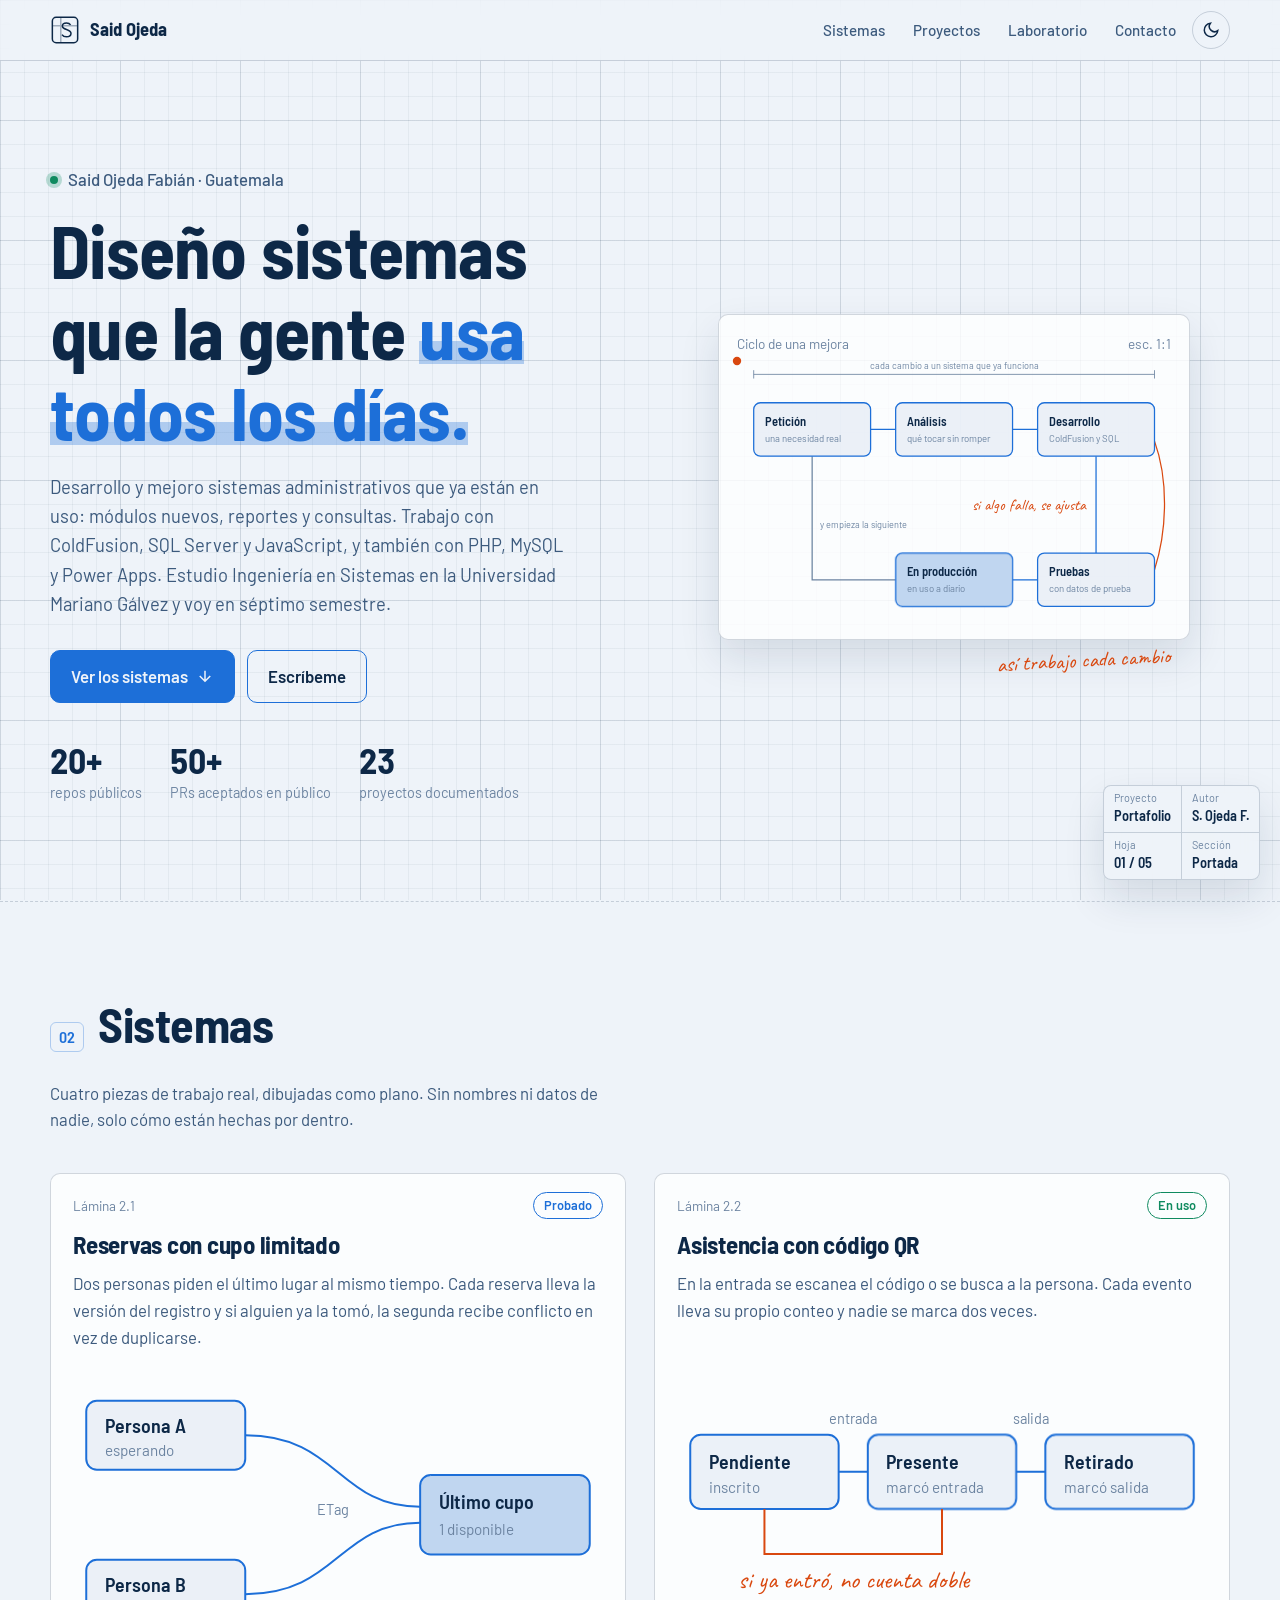
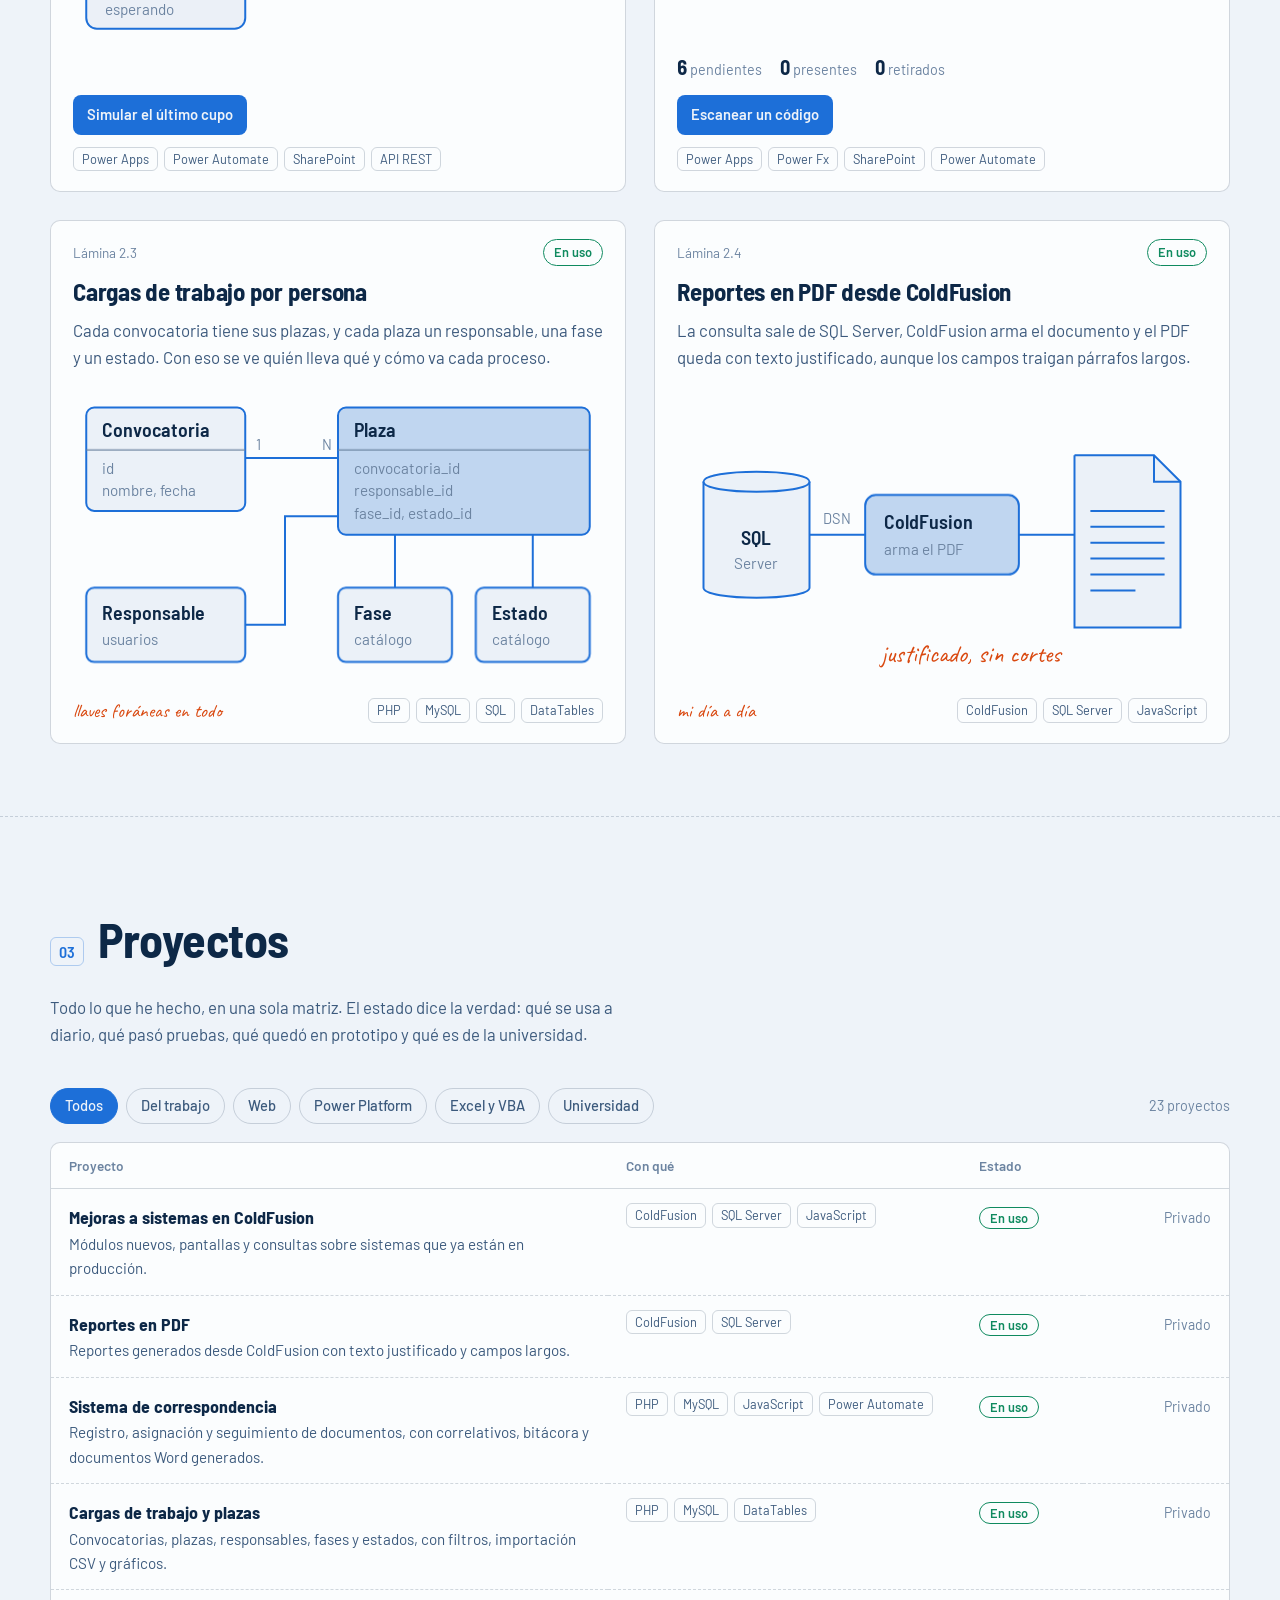
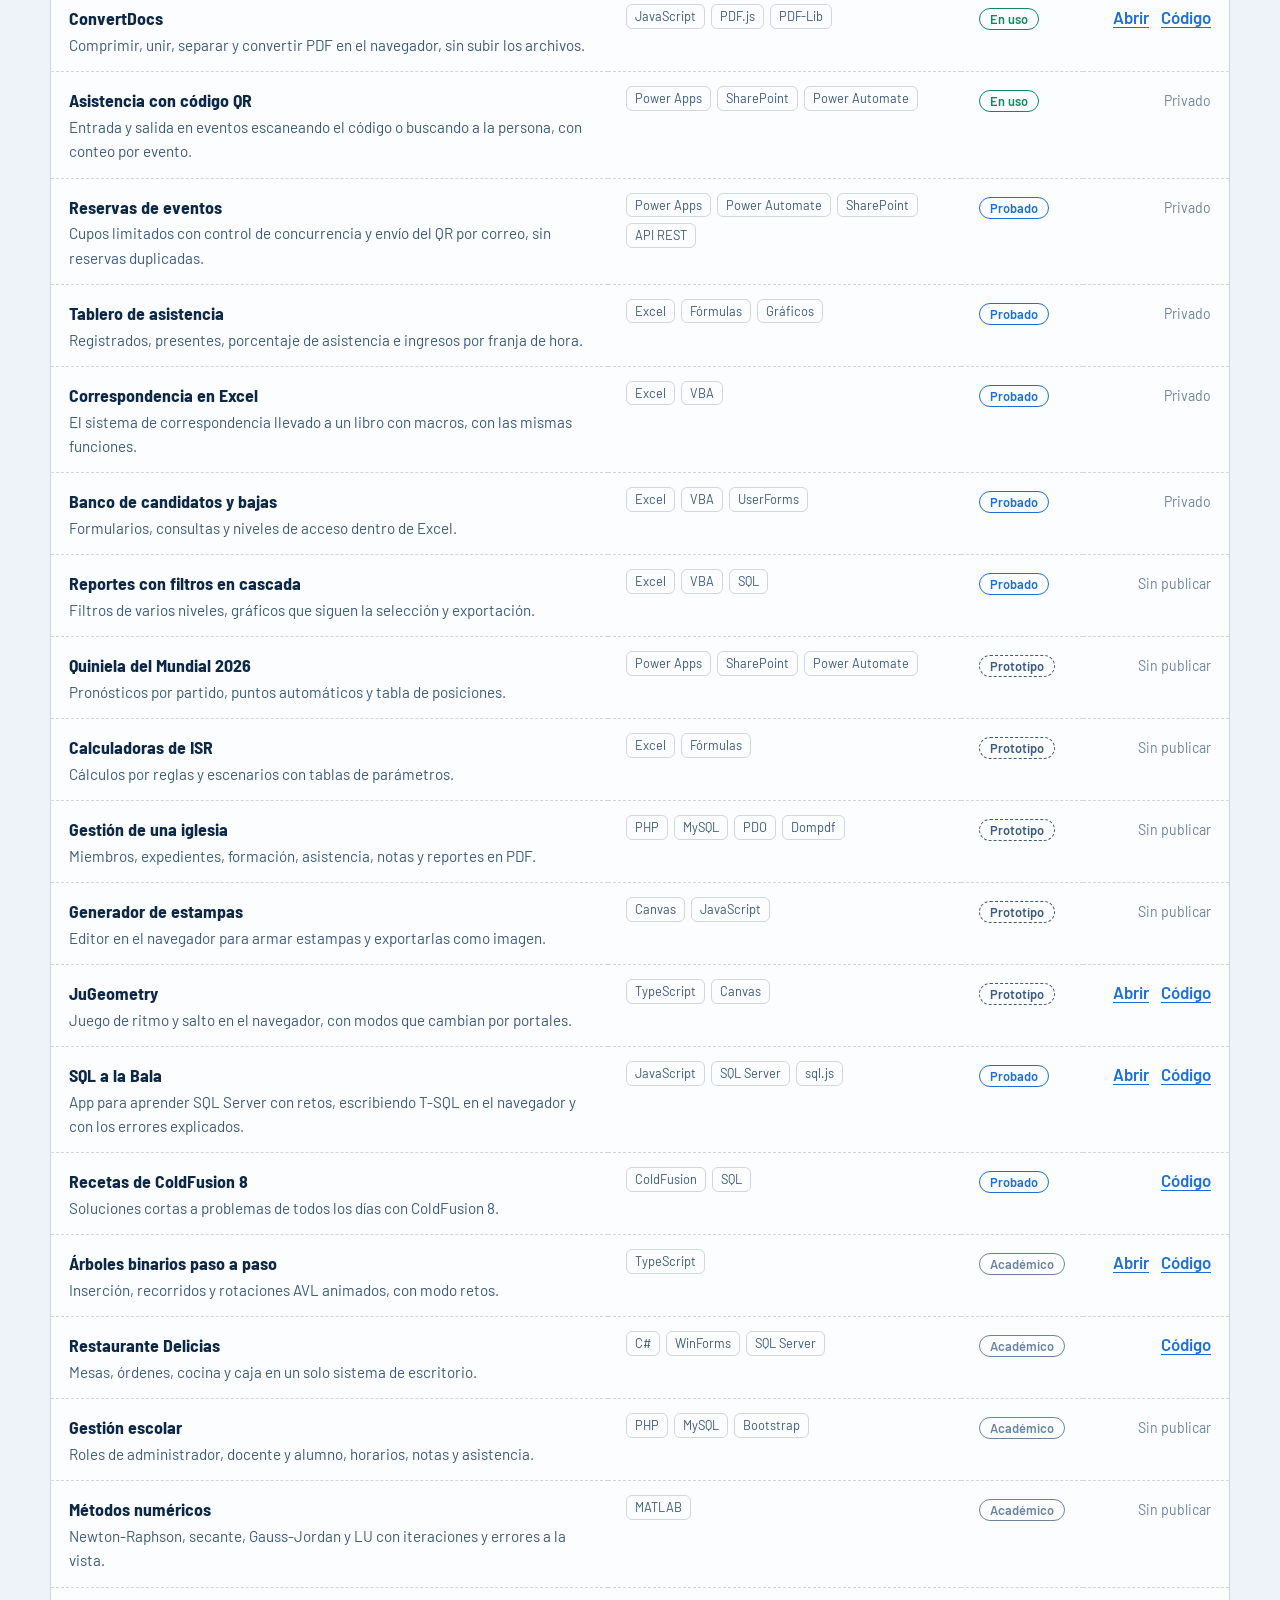
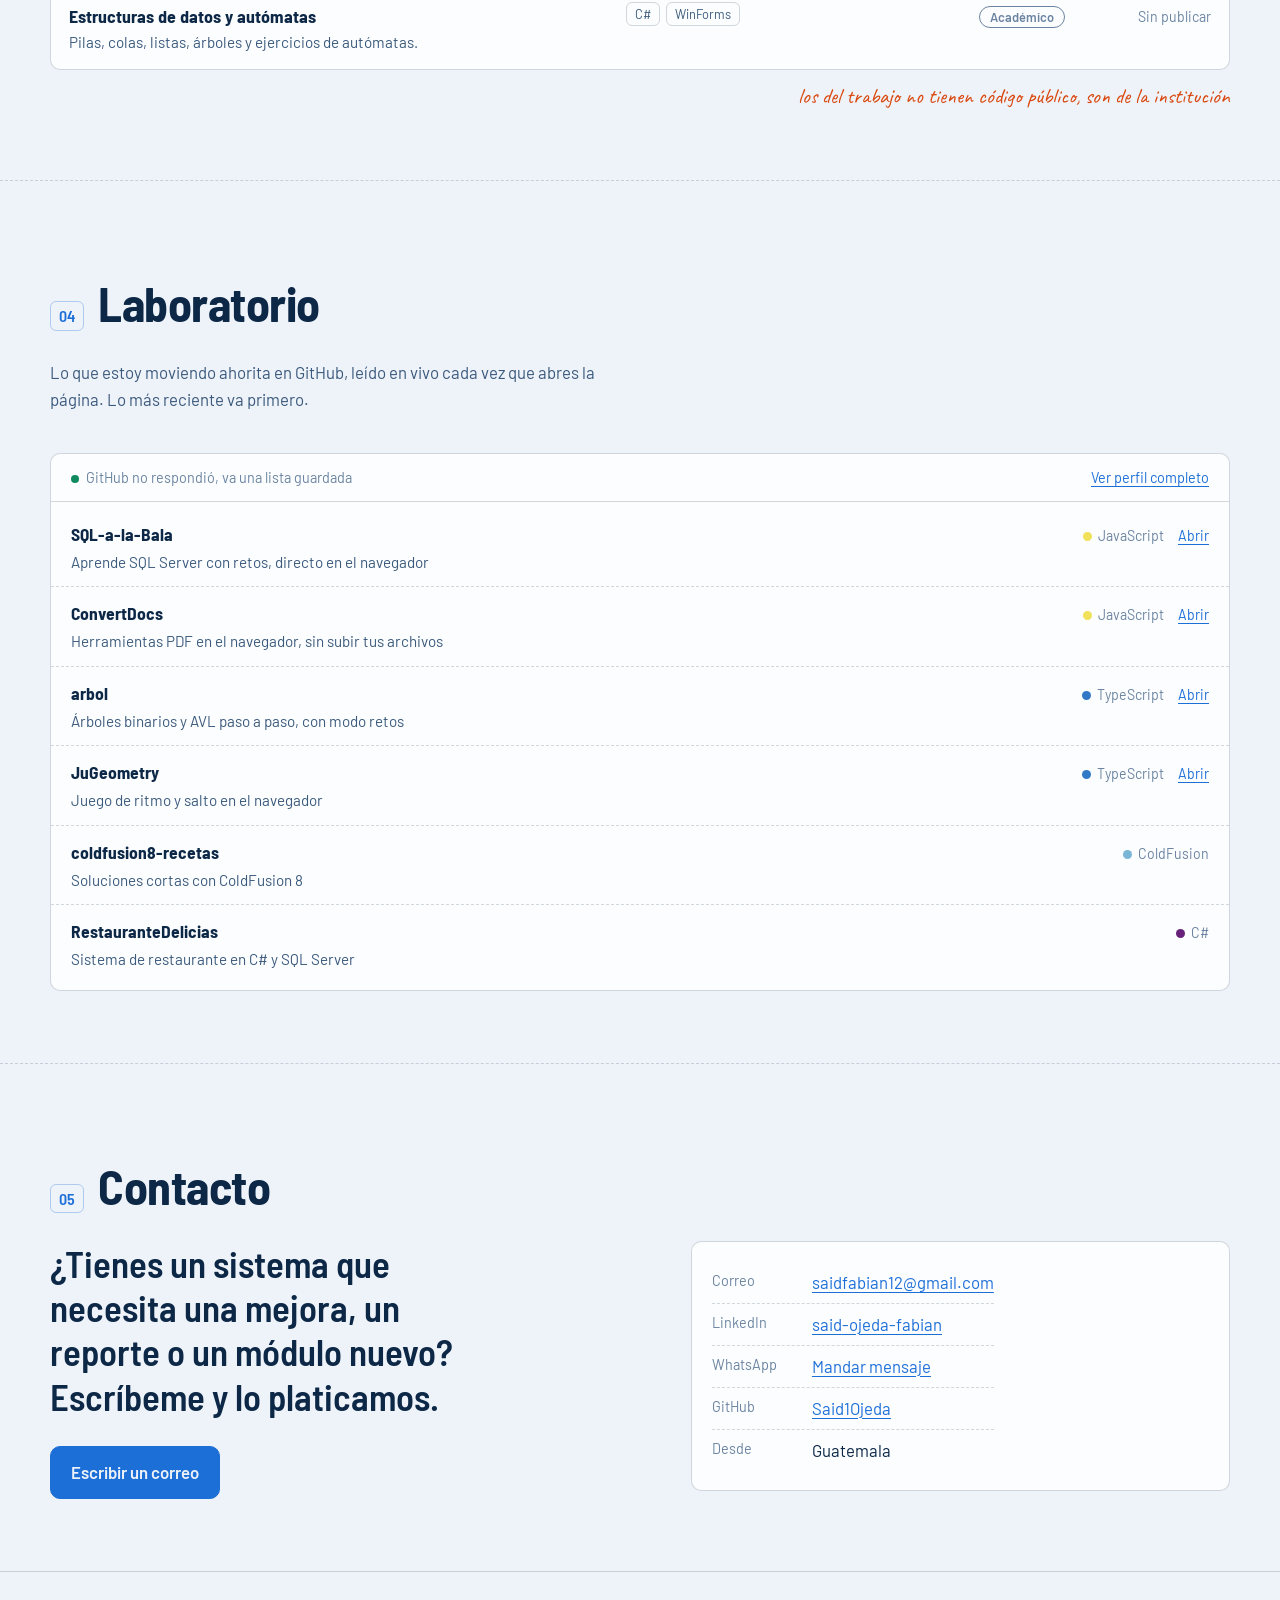
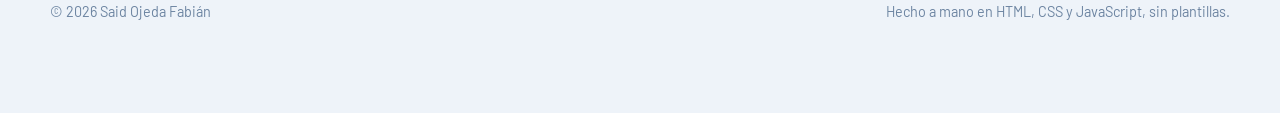
<file: index.html>
<!doctype html>
<html lang="es">
<head>
<meta charset="utf-8">
<meta name="viewport" content="width=device-width, initial-scale=1">
<title>Said Ojeda · Desarrollador de sistemas</title>
<meta name="description" content="Said Ojeda Fabián, desarrollador en Guatemala. Desarrollo y mejoro sistemas administrativos con ColdFusion, SQL Server y JavaScript.">
<meta name="theme-color" content="#0d2847">
<link rel="icon" href="img/favicon.svg" type="image/svg+xml">
<meta property="og:type" content="website">
<meta property="og:title" content="Said Ojeda · Desarrollador de sistemas">
<meta property="og:description" content="Desarrollo y mejoro sistemas administrativos con ColdFusion, SQL Server y JavaScript.">
<meta property="og:image" content="https://said1ojeda.github.io/POrtafolioDigiSaid/docs/portada.png">
<meta property="og:url" content="https://said1ojeda.github.io/POrtafolioDigiSaid/">
<meta name="twitter:card" content="summary_large_image">
<link rel="preconnect" href="https://fonts.googleapis.com">
<link rel="preconnect" href="https://fonts.gstatic.com" crossorigin>
<link href="https://fonts.googleapis.com/css2?family=Barlow:wght@400;500;600&family=Barlow+Semi+Condensed:wght@600;700&family=Caveat:wght@600&display=swap" rel="stylesheet">
<link rel="stylesheet" href="css/plano.css">
<script>
  // el tema se pone antes de pintar para que no parpadee
  try { var t = localStorage.getItem('plano-tema'); if (t) document.documentElement.dataset.tema = t; } catch (e) {}
  document.documentElement.classList.add('js');
</script>
</head>
<body>
<a class="saltar" href="#contenido">Saltar al contenido</a>

<header class="barra">
  <div class="envoltura">
    <a class="firma" href="#portada" aria-label="Said Ojeda, inicio">
      <svg viewBox="0 0 32 32" aria-hidden="true" fill="none" stroke="currentColor" stroke-width="1.6">
        <rect x="2.5" y="2.5" width="27" height="27" rx="4"/>
        <path d="M2.5 11.5h27M11.5 2.5v27" opacity=".35"/>
        <path d="M22 10.5c-1-1.4-2.6-2-4.4-2-2.6 0-4.4 1.4-4.4 3.4 0 4.4 9.2 2.6 9.2 7.6 0 2.2-2 3.8-4.8 3.8-2 0-3.8-.8-4.8-2.4"/>
      </svg>
      Said Ojeda
    </a>
    <nav class="menu" aria-label="Secciones">
      <a href="#sistemas">Sistemas</a>
      <a href="#matriz">Proyectos</a>
      <a href="#laboratorio">Laboratorio</a>
      <a class="siempre" href="#contacto">Contacto</a>
      <button class="boton-tema" type="button" id="tema" aria-label="Cambiar tema claro u oscuro">
        <svg viewBox="0 0 24 24" fill="none" stroke="currentColor" stroke-width="2" aria-hidden="true"><path d="M21 12.8A9 9 0 1 1 11.2 3a7 7 0 0 0 9.8 9.8z"/></svg>
      </button>
    </nav>
  </div>
</header>

<main id="contenido">

  <section class="hoja portada" id="portada" data-hoja="01" data-titulo="Portada">
    <div class="envoltura">
      <div>
        <p class="quien"><span class="punto" aria-hidden="true"></span> Said Ojeda Fabián · Guatemala</p>
        <h1>Diseño sistemas que la gente <span class="cota">usa todos los días.</span></h1>
        <p class="lead">Desarrollo y mejoro sistemas administrativos que ya están en uso: módulos nuevos, reportes y consultas. Trabajo con ColdFusion, SQL Server y JavaScript, y también con PHP, MySQL y Power Apps. Estudio Ingeniería en Sistemas en la Universidad Mariano Gálvez y voy en séptimo semestre.</p>
        <div class="acciones">
          <a class="boton lleno" href="#sistemas">
            Ver los sistemas
            <svg viewBox="0 0 24 24" fill="none" stroke="currentColor" stroke-width="2" aria-hidden="true"><path d="M12 5v14M5 12l7 7 7-7"/></svg>
          </a>
          <a class="boton linea" href="#contacto">Escríbeme</a>
        </div>
        <div class="cifras" aria-live="polite">
          <div class="cifra"><b id="c-repos">20+</b><span>repos públicos</span></div>
          <div class="cifra"><b id="c-prs">50+</b><span>PRs aceptados en público</span></div>
          <div class="cifra"><b id="c-proyectos">18</b><span>proyectos documentados</span></div>
        </div>
      </div>

      <figure class="lamina" aria-labelledby="lamina-titulo">
        <div class="lamina-cabeza"><span id="lamina-titulo">Ciclo de una mejora</span><span>esc. 1:1</span></div>
        <svg viewBox="0 0 520 316" class="dibujar" role="img" aria-label="Diagrama: petición, análisis, desarrollo, pruebas y producción. Si algo falla se regresa a desarrollo y al terminar empieza la siguiente mejora">
          <path class="d-cota" d="M20 16h480M20 11v10M500 11v10"/>
          <text class="d-cota-texto" x="260" y="10" text-anchor="middle">cada cambio a un sistema que ya funciona</text>

          <path class="d-linea" style="--retraso:.4s" d="M160 82H190M330 82H360M430 114V230M360 262H330"/>
          <path class="d-linea" style="--retraso:1.4s;stroke:var(--lapiz)" d="M500 250C516 200 516 140 500 96"/>
          <path class="d-linea puntos" style="--retraso:1.6s" d="M190 262H90V114"/>
          <text class="d-lapiz" x="418" y="178" text-anchor="end">si algo falla, se ajusta</text>
          <text class="d-cota-texto" x="100" y="200">y empieza la siguiente</text>

          <g style="--retraso:0s"><rect class="d-caja" x="20" y="50" width="140" height="64" rx="8"/><text class="d-texto" x="34" y="78">Petición</text><text class="d-sub" x="34" y="97">una necesidad real</text></g>
          <g style="--retraso:0.25s"><rect class="d-caja" x="190" y="50" width="140" height="64" rx="8"/><text class="d-texto" x="204" y="78">Análisis</text><text class="d-sub" x="204" y="97">qué tocar sin romper</text></g>
          <g style="--retraso:0.5s"><rect class="d-caja" x="360" y="50" width="140" height="64" rx="8"/><text class="d-texto" x="374" y="78">Desarrollo</text><text class="d-sub" x="374" y="97">ColdFusion y SQL</text></g>
          <g style="--retraso:0.75s"><rect class="d-caja" x="360" y="230" width="140" height="64" rx="8"/><text class="d-texto" x="374" y="258">Pruebas</text><text class="d-sub" x="374" y="277">con datos de prueba</text></g>
          <g style="--retraso:1s"><rect class="d-caja activa" x="190" y="230" width="140" height="64" rx="8"/><text class="d-texto" x="204" y="258">En producción</text><text class="d-sub" x="204" y="277">en uso a diario</text></g>

          <circle class="d-pulso" r="5">
            <animateMotion dur="7s" repeatCount="indefinite" begin="2.4s" path="M90 82H430V262H90Z"/>
          </circle>
        </svg>
        <figcaption class="nota">así trabajo cada cambio</figcaption>
      </figure>
    </div>
  </section>

  <section class="hoja" id="sistemas" data-hoja="02" data-titulo="Sistemas">
    <div class="envoltura">
      <div class="rotulo"><span class="num">02</span><h2>Sistemas</h2></div>
      <p class="intro">Cuatro piezas de trabajo real, dibujadas como plano. Sin nombres ni datos de nadie, solo cómo están hechas por dentro.</p>

      <div class="planos">

        <article class="plano-sistema revelar">
          <header class="plano-cabeza">
            <span class="lamina-num">Lámina 2.1</span>
            <span class="estado" data-estado="probado">Probado</span>
          </header>
          <h3>Reservas con cupo limitado</h3>
          <p>Dos personas piden el último lugar al mismo tiempo. Cada reserva lleva la versión del registro y si alguien ya la tomó, la segunda recibe conflicto en vez de duplicarse.</p>
          <svg viewBox="0 0 400 220" class="por-dibujar" role="img" aria-label="Dos solicitudes compiten por el último cupo, una se confirma y la otra recibe conflicto">
            <g style="--retraso:0s"><rect class="d-caja" x="10" y="24" width="120" height="52" rx="8"/><text class="d-texto" x="24" y="48">Persona A</text><text class="d-sub" x="24" y="66" id="res-a">esperando</text></g>
            <g style="--retraso:.2s"><rect class="d-caja" x="10" y="144" width="120" height="52" rx="8"/><text class="d-texto" x="24" y="168">Persona B</text><text class="d-sub" x="24" y="186" id="res-b">esperando</text></g>
            <g style="--retraso:.4s"><rect class="d-caja activa" x="262" y="80" width="128" height="60" rx="8" id="cupo-caja"/><text class="d-texto" x="276" y="106">Último cupo</text><text class="d-sub" x="276" y="125" id="cupo-sub">1 disponible</text></g>
            <path class="d-linea" style="--retraso:.6s" d="M130 50C200 50 200 104 262 104"/>
            <path class="d-linea" style="--retraso:.7s" d="M130 170C200 170 200 116 262 116"/>
            <text class="d-cota-texto" x="196" y="110" text-anchor="middle">ETag</text>
            <circle class="d-pulso viaje" r="5" cx="-20" cy="-20"><animateMotion id="mov-a" begin="indefinite" dur="1s" fill="freeze" path="M130 50C200 50 200 104 262 104"/></circle>
            <circle class="d-pulso viaje" r="5" cx="-20" cy="-20"><animateMotion id="mov-b" begin="indefinite" dur="1.15s" fill="freeze" path="M130 170C200 170 200 116 262 116"/></circle>
          </svg>
          <div class="plano-pie">
            <button class="boton-chico" type="button" id="simular-cupo">Simular el último cupo</button>
            <ul class="stack"><li>Power Apps</li><li>Power Automate</li><li>SharePoint</li><li>API REST</li></ul>
          </div>
        </article>

        <article class="plano-sistema revelar">
          <header class="plano-cabeza">
            <span class="lamina-num">Lámina 2.2</span>
            <span class="estado" data-estado="uso">En uso</span>
          </header>
          <h3>Asistencia con código QR</h3>
          <p>En la entrada se escanea el código o se busca a la persona. Cada evento lleva su propio conteo y nadie se marca dos veces.</p>
          <svg viewBox="0 0 400 220" class="por-dibujar" role="img" aria-label="Estados de asistencia, pendiente, presente y retirado">
            <g style="--retraso:0s"><rect class="d-caja" data-paso="pendiente" x="10" y="70" width="112" height="56" rx="8"/><text class="d-texto" x="24" y="96">Pendiente</text><text class="d-sub" x="24" y="114">inscrito</text></g>
            <g style="--retraso:.2s"><rect class="d-caja" data-paso="presente" x="144" y="70" width="112" height="56" rx="8"/><text class="d-texto" x="158" y="96">Presente</text><text class="d-sub" x="158" y="114">marcó entrada</text></g>
            <g style="--retraso:.4s"><rect class="d-caja" data-paso="retirado" x="278" y="70" width="112" height="56" rx="8"/><text class="d-texto" x="292" y="96">Retirado</text><text class="d-sub" x="292" y="114">marcó salida</text></g>
            <path class="d-linea" style="--retraso:.6s" d="M122 98H144M256 98H278"/>
            <text class="d-cota-texto" x="133" y="62" text-anchor="middle">entrada</text>
            <text class="d-cota-texto" x="267" y="62" text-anchor="middle">salida</text>
            <path class="d-linea" style="--retraso:.8s;stroke:var(--lapiz)" d="M200 126V160H66V126"/>
            <text class="d-lapiz" x="133" y="186" text-anchor="middle">si ya entró, no cuenta doble</text>
          </svg>
          <div class="conteos" aria-live="polite">
            <span><b id="n-pendiente">6</b> pendientes</span>
            <span><b id="n-presente">0</b> presentes</span>
            <span><b id="n-retirado">0</b> retirados</span>
          </div>
          <div class="plano-pie">
            <button class="boton-chico" type="button" id="escanear">Escanear un código</button>
            <ul class="stack"><li>Power Apps</li><li>Power Fx</li><li>SharePoint</li><li>Power Automate</li></ul>
          </div>
        </article>

        <article class="plano-sistema revelar">
          <header class="plano-cabeza">
            <span class="lamina-num">Lámina 2.3</span>
            <span class="estado" data-estado="uso">En uso</span>
          </header>
          <h3>Cargas de trabajo por persona</h3>
          <p>Cada convocatoria tiene sus plazas, y cada plaza un responsable, una fase y un estado. Con eso se ve quién lleva qué y cómo va cada proceso.</p>
          <svg viewBox="0 0 400 220" class="por-dibujar" role="img" aria-label="Modelo de datos, convocatoria tiene muchas plazas, cada plaza tiene responsable, fase y estado">
            <g style="--retraso:0s"><rect class="d-caja" x="10" y="14" width="120" height="78" rx="6"/><text class="d-texto" x="22" y="36">Convocatoria</text><path class="d-cota" d="M10 46H130"/><text class="d-sub" x="22" y="64">id</text><text class="d-sub" x="22" y="81">nombre, fecha</text></g>
            <g style="--retraso:.2s"><rect class="d-caja activa" x="200" y="14" width="190" height="96" rx="6"/><text class="d-texto" x="212" y="36">Plaza</text><path class="d-cota" d="M200 46H390"/><text class="d-sub" x="212" y="64">convocatoria_id</text><text class="d-sub" x="212" y="81">responsable_id</text><text class="d-sub" x="212" y="98">fase_id, estado_id</text></g>
            <g style="--retraso:.4s"><rect class="d-caja" x="10" y="150" width="120" height="56" rx="6"/><text class="d-texto" x="22" y="174">Responsable</text><text class="d-sub" x="22" y="193">usuarios</text></g>
            <g style="--retraso:.5s"><rect class="d-caja" x="200" y="150" width="86" height="56" rx="6"/><text class="d-texto" x="212" y="174">Fase</text><text class="d-sub" x="212" y="193">catálogo</text></g>
            <g style="--retraso:.6s"><rect class="d-caja" x="304" y="150" width="86" height="56" rx="6"/><text class="d-texto" x="316" y="174">Estado</text><text class="d-sub" x="316" y="193">catálogo</text></g>
            <path class="d-linea" style="--retraso:.8s" d="M130 52H200M130 178H160V96H200M243 110V150M347 110V150"/>
            <text class="d-cota-texto" x="138" y="46">1</text><text class="d-cota-texto" x="188" y="46">N</text>
          </svg>
          <div class="plano-pie">
            <span class="nota chica">llaves foráneas en todo</span>
            <ul class="stack"><li>PHP</li><li>MySQL</li><li>SQL</li><li>DataTables</li></ul>
          </div>
        </article>

        <article class="plano-sistema revelar">
          <header class="plano-cabeza">
            <span class="lamina-num">Lámina 2.4</span>
            <span class="estado" data-estado="uso">En uso</span>
          </header>
          <h3>Reportes en PDF desde ColdFusion</h3>
          <p>La consulta sale de SQL Server, ColdFusion arma el documento y el PDF queda con texto justificado, aunque los campos traigan párrafos largos.</p>
          <svg viewBox="0 0 400 220" class="por-dibujar" role="img" aria-label="SQL Server entrega datos a ColdFusion que genera un PDF">
            <g style="--retraso:0s">
              <path class="d-caja" d="M20 70c0-10 80-10 80 0v80c0 10-80 10-80 0z"/>
              <path class="d-linea" d="M20 70c0 10 80 10 80 0"/>
              <text class="d-texto" x="60" y="118" text-anchor="middle">SQL</text><text class="d-sub" x="60" y="136" text-anchor="middle">Server</text>
            </g>
            <g style="--retraso:.3s"><rect class="d-caja activa" x="142" y="80" width="116" height="60" rx="8"/><text class="d-texto" x="156" y="106">ColdFusion</text><text class="d-sub" x="156" y="125">arma el PDF</text></g>
            <g style="--retraso:.6s">
              <path class="d-caja" d="M300 50h60l20 20v110h-80z"/>
              <path class="d-linea" d="M360 50v20h20"/>
              <path class="d-linea" d="M312 92h56M312 104h56M312 116h56M312 128h56M312 140h56M312 152h34"/>
            </g>
            <path class="d-linea" style="--retraso:.9s" d="M100 110H142M258 110H300"/>
            <text class="d-cota-texto" x="121" y="102" text-anchor="middle">DSN</text>
            <text class="d-lapiz" x="290" y="206" text-anchor="end">justificado, sin cortes</text>
          </svg>
          <div class="plano-pie">
            <span class="nota chica">mi día a día</span>
            <ul class="stack"><li>ColdFusion</li><li>SQL Server</li><li>JavaScript</li></ul>
          </div>
        </article>

      </div>
    </div>
  </section>

  <section class="hoja" id="matriz" data-hoja="03" data-titulo="Proyectos">
    <div class="envoltura">
      <div class="rotulo"><span class="num">03</span><h2>Proyectos</h2></div>
      <p class="intro">Todo lo que he hecho, en una sola matriz. El estado dice la verdad: qué se usa a diario, qué pasó pruebas, qué quedó en prototipo y qué es de la universidad.</p>

      <div class="matriz-barra">
        <div class="filtros" id="filtros" role="group" aria-label="Filtrar proyectos"></div>
        <span class="matriz-resumen" id="matriz-resumen" aria-live="polite"></span>
      </div>

      <div class="matriz-marco revelar">
        <table class="matriz">
          <thead>
            <tr><th scope="col">Proyecto</th><th scope="col">Con qué</th><th scope="col">Estado</th><th scope="col"><span class="oculto">Enlaces</span></th></tr>
          </thead>
          <tbody id="matriz-cuerpo"></tbody>
        </table>
      </div>
      <p class="nota matriz-nota">los del trabajo no tienen código público, son de la institución</p>
    </div>
  </section>

  <section class="hoja" id="laboratorio" data-hoja="04" data-titulo="Laboratorio">
    <div class="envoltura">
      <div class="rotulo"><span class="num">04</span><h2>Laboratorio</h2></div>
      <p class="intro">Lo que estoy moviendo ahorita en GitHub, leído en vivo cada vez que abres la página. Lo más reciente va primero.</p>

      <div class="lab revelar">
        <div class="lab-cabeza">
          <span><span class="punto-vivo" aria-hidden="true"></span> <span id="lab-estado">Leyendo GitHub</span></span>
          <a href="https://github.com/Said1Ojeda" target="_blank" rel="noopener">Ver perfil completo</a>
        </div>
        <ol class="bitacora" id="bitacora" aria-live="polite"></ol>
      </div>
    </div>
  </section>

  <section class="hoja contacto" id="contacto" data-hoja="05" data-titulo="Contacto">
    <div class="envoltura">
      <div class="rotulo"><span class="num">05</span><h2>Contacto</h2></div>
      <div class="contacto-rejilla">
        <div>
          <p class="contacto-frase">¿Tienes un sistema que necesita una mejora, un reporte o un módulo nuevo? Escríbeme y lo platicamos.</p>
          <a class="boton lleno" href="mailto:saidfabian12@gmail.com">Escribir un correo</a>
        </div>
        <div class="tarjeta-datos">
          <img src="https://github.com/Said1Ojeda.png?size=160" alt="Foto de perfil de Said Ojeda" width="72" height="72" loading="lazy" onerror="this.remove()">
          <dl>
            <div><dt>Correo</dt><dd><a href="mailto:saidfabian12@gmail.com">saidfabian12@gmail.com</a></dd></div>
            <div><dt>LinkedIn</dt><dd><a href="https://www.linkedin.com/in/said-ojeda-fabian" target="_blank" rel="noopener">said-ojeda-fabian</a></dd></div>
            <div><dt>WhatsApp</dt><dd><a href="https://wa.me/50237808239?text=Hola%20Said,%20vi%20tu%20portafolio%20y%20me%20gustar%C3%ADa%20platicar." target="_blank" rel="noopener">Mandar mensaje</a></dd></div>
            <div><dt>GitHub</dt><dd><a href="https://github.com/Said1Ojeda" target="_blank" rel="noopener">Said1Ojeda</a></dd></div>
            <div><dt>Desde</dt><dd>Guatemala</dd></div>
          </dl>
        </div>
      </div>
    </div>
  </section>

</main>

<footer class="pie">
  <div class="envoltura">
    <span>© <span id="anio">2026</span> Said Ojeda Fabián</span>
    <span>Hecho a mano en HTML, CSS y JavaScript, sin plantillas.</span>
  </div>
</footer>

<aside class="cajetin" aria-label="Datos del plano">
  <div><small>Proyecto</small><b>Portafolio</b></div>
  <div><small>Autor</small><b>S. Ojeda F.</b></div>
  <div><small>Hoja</small><b><span id="hoja-num">01</span> / 05</b></div>
  <div><small>Sección</small><b id="hoja-titulo">Portada</b></div>
</aside>

<script src="js/plano.js"></script>
<script src="js/sistemas.js"></script>
<script src="js/proyectos.js"></script>
<script src="js/laboratorio.js"></script>
</body>
</html>
</file>
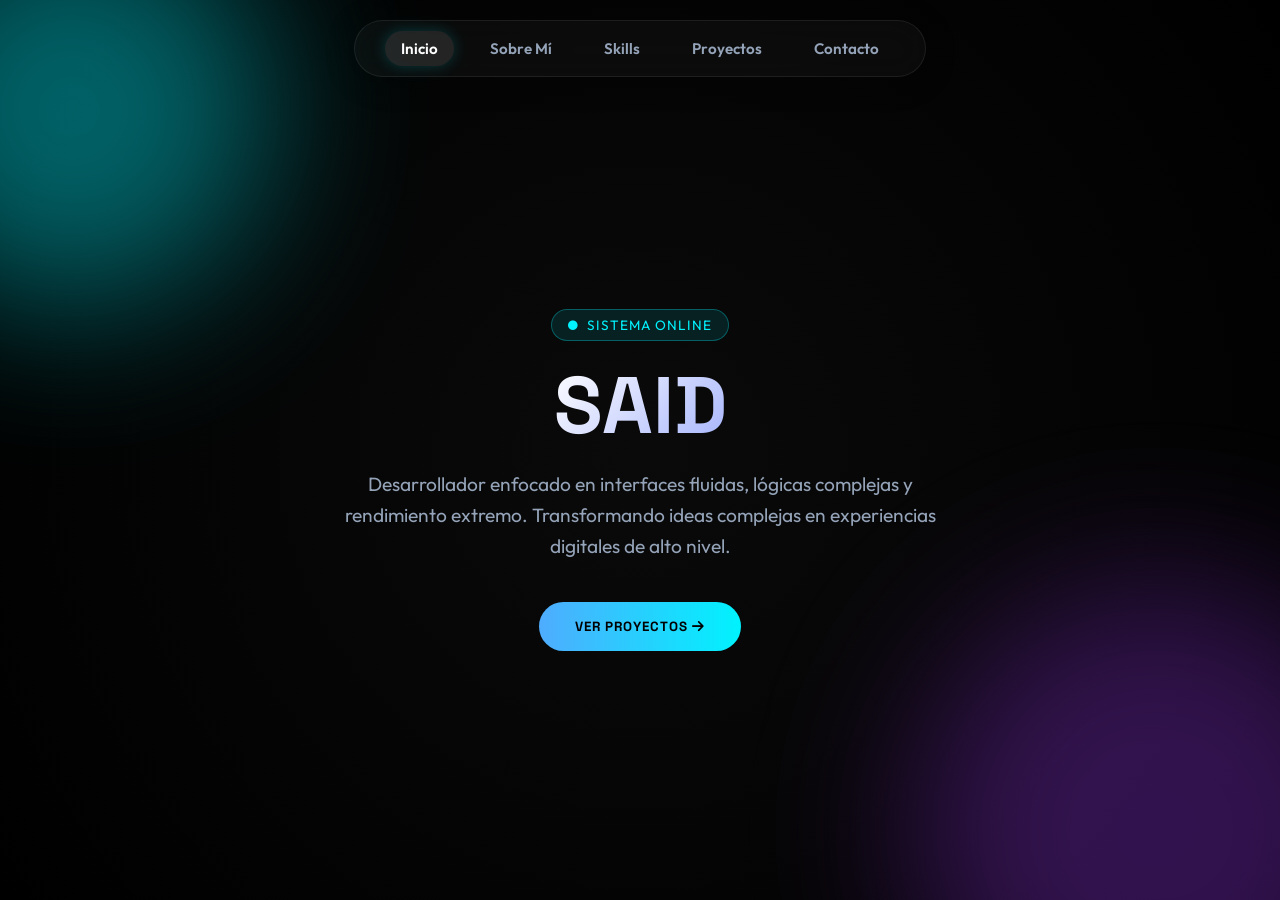
<file: PortafolioGE.html>
<!DOCTYPE html>
<html lang="es">
<head>
    <meta charset="UTF-8">
    <meta name="viewport" content="width=device-width, initial-scale=1.0">
    <title>Said | Portafolio UI/UX & Fullstack</title>
    
    <!-- Animate.css CDN -->
    <link rel="stylesheet" href="https://cdnjs.cloudflare.com/ajax/libs/animate.css/4.1.1/animate.min.css"/>
    
    <!-- FontAwesome CDN -->
    <link rel="stylesheet" href="https://cdnjs.cloudflare.com/ajax/libs/font-awesome/6.4.0/css/all.min.css"/>
    
    <!-- Google Fonts -->
    <link rel="preconnect" href="https://fonts.googleapis.com">
    <link rel="preconnect" href="https://fonts.gstatic.com" crossorigin>
    <link href="https://fonts.googleapis.com/css2?family=Outfit:wght@300;400;600;800&family=Space+Grotesk:wght@500;700&display=swap" rel="stylesheet">

    <style>
        :root {
            --bg-color: #050505;
            --accent-glow: #00f2fe;
            --accent-secondary: #4facfe;
            --glass-bg: rgba(255, 255, 255, 0.03);
            --glass-border: rgba(255, 255, 255, 0.08);
            --text-main: #f8fafc;
            --text-muted: #94a3b8;
            --font-body: 'Outfit', sans-serif;
            --font-display: 'Space Grotesk', sans-serif;
        }

        * {
            margin: 0;
            padding: 0;
            box-sizing: border-box;
        }

        body {
            background-color: var(--bg-color);
            color: var(--text-main);
            font-family: var(--font-body);
            overflow-x: hidden;
            min-height: 100vh;
            display: flex;
            flex-direction: column;
        }

        /* --- Fondos Animados Complex --- */
        .ambient-background {
            position: fixed;
            top: 0;
            left: 0;
            width: 100vw;
            height: 100vh;
            z-index: -1;
            overflow: hidden;
            background: radial-gradient(circle at 50% 50%, #0a0a0a 0%, #000000 100%);
        }

        .orb {
            position: absolute;
            border-radius: 50%;
            filter: blur(80px);
            opacity: 0.4;
            animation: float 20s infinite ease-in-out alternate;
        }

        .orb-1 {
            width: 400px;
            height: 400px;
            background: var(--accent-glow);
            top: -10%;
            left: -10%;
            animation-duration: 25s;
        }

        .orb-2 {
            width: 500px;
            height: 500px;
            background: #7b2cbf;
            bottom: -20%;
            right: -10%;
            animation-duration: 30s;
        }

        @keyframes float {
            0% { transform: translate(0, 0) scale(1); }
            100% { transform: translate(100px, 50px) scale(1.2); }
        }

        /* --- Navegación (Glassmorphism) --- */
        nav {
            position: fixed;
            top: 20px;
            left: 50%;
            transform: translateX(-50%);
            z-index: 100;
            background: var(--glass-bg);
            backdrop-filter: blur(16px);
            -webkit-backdrop-filter: blur(16px);
            border: 1px solid var(--glass-border);
            border-radius: 50px;
            padding: 10px 30px;
            display: flex;
            gap: 20px;
            box-shadow: 0 4px 30px rgba(0, 0, 0, 0.3);
        }

        nav button {
            background: none;
            border: none;
            color: var(--text-muted);
            font-family: var(--font-body);
            font-weight: 600;
            font-size: 0.95rem;
            cursor: pointer;
            padding: 8px 16px;
            border-radius: 30px;
            transition: all 0.3s ease;
            position: relative;
        }

        nav button:hover {
            color: var(--text-main);
        }

        nav button.active {
            color: #fff;
            background: rgba(255, 255, 255, 0.1);
            box-shadow: 0 0 15px rgba(0, 242, 254, 0.2);
        }

        /* --- Contenedor Principal SPA --- */
        main {
            flex: 1;
            display: flex;
            align-items: center;
            justify-content: center;
            padding: 100px 20px 40px;
            width: 100%;
            max-width: 1200px;
            margin: 0 auto;
        }

        /* Utilidad para ocultar/mostrar secciones */
        .page-section {
            display: none;
            width: 100%;
        }

        .page-section.active-section {
            display: block; /* Controlado por JS, se volverá flex o grid según necesite */
        }

        /* --- Componentes Glassmorphism --- */
        .glass-card {
            background: var(--glass-bg);
            backdrop-filter: blur(12px);
            -webkit-backdrop-filter: blur(12px);
            border: 1px solid var(--glass-border);
            border-radius: 24px;
            padding: 40px;
            box-shadow: 0 20px 40px rgba(0,0,0,0.4);
            position: relative;
            overflow: hidden;
        }

        .glass-card::before {
            content: '';
            position: absolute;
            top: 0; left: -100%;
            width: 50%; height: 100%;
            background: linear-gradient(to right, transparent, rgba(255,255,255,0.05), transparent);
            transform: skewX(-20deg);
            animation: shine 8s infinite;
        }

        @keyframes shine {
            0% { left: -100%; }
            20% { left: 200%; }
            100% { left: 200%; }
        }

        /* --- Estilos por Sección --- */
        
        /* Hero */
        .hero-content {
            text-align: center;
            display: flex;
            flex-direction: column;
            align-items: center;
            justify-content: center;
            min-height: 70vh;
        }

        .status-badge {
            display: inline-flex;
            align-items: center;
            gap: 8px;
            background: rgba(0, 242, 254, 0.1);
            border: 1px solid rgba(0, 242, 254, 0.3);
            padding: 6px 16px;
            border-radius: 20px;
            font-size: 0.85rem;
            color: var(--accent-glow);
            margin-bottom: 20px;
            letter-spacing: 1px;
            text-transform: uppercase;
        }
        
        .status-badge i { font-size: 0.6rem; animation: pulse 2s infinite; }

        @keyframes pulse {
            0% { opacity: 1; text-shadow: 0 0 5px var(--accent-glow); }
            50% { opacity: 0.4; text-shadow: none; }
            100% { opacity: 1; text-shadow: 0 0 5px var(--accent-glow); }
        }

        h1.glitch-title {
            font-family: var(--font-display);
            font-size: 5rem;
            font-weight: 800;
            line-height: 1.1;
            margin-bottom: 20px;
            background: linear-gradient(135deg, #fff 0%, #a5b4fc 100%);
            -webkit-background-clip: text;
            -webkit-text-fill-color: transparent;
            position: relative;
        }

        .hero-subtitle {
            font-size: 1.2rem;
            color: var(--text-muted);
            max-width: 600px;
            line-height: 1.6;
            margin-bottom: 40px;
        }

        .btn-primary {
            background: linear-gradient(90deg, var(--accent-secondary), var(--accent-glow));
            color: #000;
            font-weight: 800;
            padding: 16px 36px;
            border-radius: 30px;
            text-decoration: none;
            font-family: var(--font-display);
            text-transform: uppercase;
            letter-spacing: 1px;
            transition: transform 0.3s ease, box-shadow 0.3s ease;
            border: none;
            cursor: pointer;
        }

        .btn-primary:hover {
            transform: translateY(-3px);
            box-shadow: 0 10px 20px rgba(0, 242, 254, 0.4);
        }

        /* Sobre Mí */
        .about-grid {
            display: grid;
            grid-template-columns: 1fr 1fr;
            gap: 40px;
            align-items: center;
        }

        .about-text h2 {
            font-family: var(--font-display);
            font-size: 3rem;
            margin-bottom: 20px;
            color: var(--text-main);
        }

        .about-text p {
            color: var(--text-muted);
            font-size: 1.1rem;
            line-height: 1.8;
            margin-bottom: 20px;
        }

        .about-stats {
            display: grid;
            grid-template-columns: 1fr 1fr;
            gap: 20px;
        }

        .stat-card {
            background: rgba(0,0,0,0.4);
            border: 1px solid var(--glass-border);
            padding: 20px;
            border-radius: 16px;
            text-align: center;
        }

        .stat-card h3 { color: var(--accent-glow); font-size: 2rem; font-family: var(--font-display); }
        .stat-card p { color: var(--text-muted); font-size: 0.9rem; text-transform: uppercase; letter-spacing: 1px;}

        /* Skills */
        .skills-header { text-align: center; margin-bottom: 40px; }
        .skills-header h2 { font-family: var(--font-display); font-size: 3rem; }
        
        .skills-container {
            display: flex;
            flex-wrap: wrap;
            gap: 15px;
            justify-content: center;
        }

        .skill-tag {
            background: rgba(255, 255, 255, 0.05);
            border: 1px solid rgba(255,255,255,0.1);
            padding: 15px 25px;
            border-radius: 12px;
            display: flex;
            align-items: center;
            gap: 10px;
            font-size: 1.1rem;
            font-weight: 600;
            transition: all 0.3s ease;
        }

        .skill-tag:hover {
            background: rgba(0, 242, 254, 0.1);
            border-color: var(--accent-glow);
            transform: translateY(-5px);
            box-shadow: 0 10px 20px rgba(0, 242, 254, 0.2);
            color: var(--accent-glow);
        }

        .skill-tag i { font-size: 1.4rem; }

        .logic-skills {
            margin-top: 40px;
            text-align: center;
        }

        .logic-skills h3 {
            color: var(--text-muted);
            margin-bottom: 20px;
            font-weight: 400;
        }

        /* Proyectos */
        .projects-grid {
            display: grid;
            grid-template-columns: repeat(auto-fit, minmax(320px, 1fr));
            gap: 30px;
            margin-top: 40px;
        }

        .project-card {
            background: rgba(15, 23, 42, 0.6);
            border: 1px solid var(--glass-border);
            border-radius: 20px;
            padding: 30px;
            transition: all 0.4s cubic-bezier(0.175, 0.885, 0.32, 1.275);
            cursor: default;
        }

        .project-card:hover {
            transform: translateY(-10px) scale(1.02);
            border-color: rgba(0, 242, 254, 0.5);
            box-shadow: 0 20px 40px rgba(0,0,0,0.6), inset 0 0 20px rgba(0, 242, 254, 0.1);
        }

        .project-icon {
            width: 50px;
            height: 50px;
            background: rgba(0, 242, 254, 0.1);
            border-radius: 12px;
            display: flex;
            align-items: center;
            justify-content: center;
            font-size: 1.5rem;
            color: var(--accent-glow);
            margin-bottom: 20px;
        }

        .project-card h3 {
            font-family: var(--font-display);
            font-size: 1.4rem;
            margin-bottom: 10px;
        }

        .project-card p {
            color: var(--text-muted);
            font-size: 0.95rem;
            line-height: 1.6;
            margin-bottom: 20px;
        }

        .project-tech {
            display: flex;
            flex-wrap: wrap;
            gap: 8px;
        }

        .project-tech span {
            font-size: 0.75rem;
            padding: 4px 10px;
            background: rgba(255,255,255,0.05);
            border-radius: 20px;
            color: var(--accent-secondary);
        }

        /* Contacto */
        .contact-content {
            text-align: center;
            max-width: 600px;
            margin: 0 auto;
        }
        
        .contact-content h2 {
            font-family: var(--font-display);
            font-size: 3.5rem;
            margin-bottom: 20px;
        }

        .social-link {
            display: inline-flex;
            align-items: center;
            gap: 15px;
            margin-top: 30px;
            background: linear-gradient(135deg, #f09433 0%, #e6683c 25%, #dc2743 50%, #cc2366 75%, #bc1888 100%);
            padding: 15px 40px;
            border-radius: 30px;
            color: #fff;
            text-decoration: none;
            font-family: var(--font-display);
            font-size: 1.2rem;
            font-weight: bold;
            transition: transform 0.3s ease, box-shadow 0.3s ease;
        }

        .social-link:hover {
            transform: scale(1.05);
            box-shadow: 0 15px 30px rgba(220, 39, 67, 0.4);
        }

        /* Responsive */
        @media (max-width: 768px) {
            h1.glitch-title { font-size: 3rem; }
            .about-grid { grid-template-columns: 1fr; }
            nav { width: 90%; overflow-x: auto; justify-content: flex-start; padding: 10px 20px;}
            nav::-webkit-scrollbar { display: none; }
        }
    </style>
</head>
<body>

    <!-- Fondos Abstractos -->
    <div class="ambient-background">
        <div class="orb orb-1"></div>
        <div class="orb orb-2"></div>
    </div>

    <!-- Navegación SPA -->
    <nav>
        <button class="nav-btn active" onclick="navigateTo('hero')" id="btn-hero">Inicio</button>
        <button class="nav-btn" onclick="navigateTo('about')" id="btn-about">Sobre Mí</button>
        <button class="nav-btn" onclick="navigateTo('skills')" id="btn-skills">Skills</button>
        <button class="nav-btn" onclick="navigateTo('projects')" id="btn-projects">Proyectos</button>
        <button class="nav-btn" onclick="navigateTo('contact')" id="btn-contact">Contacto</button>
    </nav>

    <main>
        <!-- SECCIÓN: HERO -->
        <section id="hero" class="page-section active-section">
            <div class="hero-content animate__animated animate__fadeInUp">
                <div class="status-badge">
                    <i class="fa-solid fa-circle"></i> Sistema Online
                </div>
                <h1 class="glitch-title">SAID</h1>
                <p class="hero-subtitle">Desarrollador enfocado en interfaces fluidas, lógicas complejas y rendimiento extremo. Transformando ideas complejas en experiencias digitales de alto nivel.</p>
                <button class="btn-primary" onclick="navigateTo('projects')">Ver Proyectos <i class="fa-solid fa-arrow-right ms-2"></i></button>
            </div>
        </section>

        <!-- SECCIÓN: SOBRE MÍ -->
        <section id="about" class="page-section">
            <div class="glass-card about-grid animate__animated">
                <div class="about-text">
                    <h2>Contexto & Visión</h2>
                    <p>Tengo <strong>21 años</strong> y soy de la <strong>Ciudad de Guatemala</strong>. Actualmente soy estudiante en la <strong>Universidad Mariano Gálvez de Guatemala (UMG)</strong>.</p>
                    <p>Mi enfoque en la programación se basa en salir de lo convencional. No me conformo con interfaces básicas; busco la fluidez arquitectónica, el diseño disruptivo y la optimización de recursos.</p>
                    <div class="about-stats mt-4">
                        <div class="stat-card">
                            <h3>21</h3>
                            <p>Años de Edad</p>
                        </div>
                        <div class="stat-card">
                            <h3>UMG</h3>
                            <p>Estudiante Activo</p>
                        </div>
                    </div>
                </div>
                <div class="about-visuals" style="text-align: center;">
                    <i class="fa-brands fa-connectdevelop" style="font-size: 12rem; color: rgba(255,255,255,0.05); text-shadow: 0 0 50px rgba(0,242,254,0.2);"></i>
                </div>
            </div>
        </section>

        <!-- SECCIÓN: SKILLS -->
        <section id="skills" class="page-section">
            <div class="animate__animated">
                <div class="skills-header">
                    <h2>Arsenal Tecnológico</h2>
                    <p style="color: var(--text-muted); font-size: 1.1rem;">Visualización compleja de lenguajes y herramientas estructurales.</p>
                </div>

                <div class="skills-container">
                    <!-- Tech Stack -->
                    <div class="skill-tag"><i class="fa-brands fa-html5" style="color: #e34f26;"></i> HTML5</div>
                    <div class="skill-tag"><i class="fa-brands fa-css3-alt" style="color: #1572b6;"></i> CSS3 Advanced</div>
                    <div class="skill-tag"><i class="fa-brands fa-js" style="color: #f7df1e;"></i> JavaScript ES6+</div>
                    <div class="skill-tag"><i class="fa-brands fa-php" style="color: #777bb4;"></i> PHP</div>
                    <div class="skill-tag"><i class="fa-solid fa-database" style="color: #336791;"></i> SQL</div>
                    <div class="skill-tag"><i class="fa-solid fa-file-excel" style="color: #107c41;"></i> Macros VBA</div>
                </div>

                <div class="logic-skills glass-card" style="margin-top: 50px; padding: 30px;">
                    <h3><i class="fa-solid fa-brain me-2"></i> Fundamentos Lógicos y Analíticos</h3>
                    <div class="skills-container" style="gap: 20px;">
                        <div class="skill-tag" style="background: rgba(123, 44, 191, 0.1); border-color: rgba(123, 44, 191, 0.3);">
                            <i class="fa-solid fa-calculator" style="color: #c77dff;"></i> Cálculo (Matemáticas)
                        </div>
                        <div class="skill-tag" style="background: rgba(16, 185, 129, 0.1); border-color: rgba(16, 185, 129, 0.3);">
                            <i class="fa-solid fa-chart-line" style="color: #34d399;"></i> Microeconomía
                        </div>
                    </div>
                </div>
            </div>
        </section>

        <!-- SECCIÓN: PROYECTOS -->
        <section id="projects" class="page-section">
            <div class="animate__animated">
                <h2 style="font-family: var(--font-display); font-size: 3rem; text-align: center; margin-bottom: 10px;">Proyectos Destacados</h2>
                <p style="text-align: center; color: var(--text-muted);">Soluciones lógicas llevadas a código.</p>
                
                <div class="projects-grid">
                    <!-- Proyecto 1 -->
                    <div class="project-card">
                        <div class="project-icon"><i class="fa-solid fa-school"></i></div>
                        <h3>Gestión Escolar Web</h3>
                        <p>Sistema integral desarrollado para la administración académica. Interfaces fluidas y gestión de bases de datos robusta para el manejo de alumnos y calificaciones.</p>
                        <div class="project-tech">
                            <span>HTML/CSS</span>
                            <span>JavaScript</span>
                            <span>PHP</span>
                            <span>SQL</span>
                        </div>
                    </div>

                    <!-- Proyecto 2 -->
                    <div class="project-card">
                        <div class="project-icon"><i class="fa-solid fa-users-gear"></i></div>
                        <h3>Sistemas VBA Multi-usuario</h3>
                        <p>Desarrollo avanzado en Excel utilizando macros (VBA). Creación de menús interactivos y formularios de login con validación para múltiples usuarios.</p>
                        <div class="project-tech">
                            <span>Excel Advanced</span>
                            <span>VBA Macros</span>
                            <span>Lógica UI</span>
                        </div>
                    </div>

                    <!-- Proyecto 3 -->
                    <div class="project-card">
                        <div class="project-icon"><i class="fa-solid fa-filter"></i></div>
                        <h3>Reportes de Datos Complejos</h3>
                        <p>Creación de sistemas de reportería automatizada con filtros avanzados. Extracción, limpieza y visualización de datos para la toma de decisiones.</p>
                        <div class="project-tech">
                            <span>SQL</span>
                            <span>VBA</span>
                            <span>Data Analysis</span>
                        </div>
                    </div>
                </div>
            </div>
        </section>

        <!-- SECCIÓN: CONTACTO -->
        <section id="contact" class="page-section">
            <div class="glass-card contact-content animate__animated">
                <h2>¿Iniciamos un proyecto?</h2>
                <p style="color: var(--text-muted); font-size: 1.1rem; margin-bottom: 20px;">
                    Si buscas salir de lo convencional y necesitas interfaces rápidas con lógica compleja, contáctame.
                </p>
                
                <a href="https://instagram.com/saidfabian_000" target="_blank" class="social-link">
                    <i class="fa-brands fa-instagram" style="font-size: 1.5rem;"></i>
                    @saidfabian_000
                </a>
            </div>
        </section>

    </main>

    <!-- Script de Lógica SPA y Animaciones -->
    <script>
        function navigateTo(targetId) {
            // 1. Obtener todas las secciones y botones
            const sections = document.querySelectorAll('.page-section');
            const buttons = document.querySelectorAll('.nav-btn');

            // 2. Ocultar todas las secciones y resetear clases de animación
            sections.forEach(section => {
                section.style.display = 'none'; // Esconder físicamente
                section.classList.remove('active-section');
                
                // Buscar el contenedor hijo que tiene la animación y resetearlo
                const animatedContent = section.querySelector('.animate__animated');
                if(animatedContent) {
                    animatedContent.classList.remove('animate__fadeInUp', 'animate__zoomIn', 'animate__fadeIn');
                }
            });

            // 3. Actualizar estado visual de los botones de navegación
            buttons.forEach(btn => btn.classList.remove('active'));
            document.getElementById('btn-' + targetId).classList.add('active');

            // 4. Mostrar la sección solicitada
            const targetSection = document.getElementById(targetId);
            
            // Usamos display block o flex dependiendo de si es la grid de about o flex
            targetSection.style.display = 'block'; 
            targetSection.classList.add('active-section');

            // 5. Re-inyectar la clase de animación para que se ejecute al instante
            const targetAnimatedContent = targetSection.querySelector('.animate__animated');
            if(targetAnimatedContent) {
                // Forzar un "reflow" para que el navegador reinicie la animación CSS
                void targetAnimatedContent.offsetWidth; 
                
                // Añadir la animación deseada (ej. fadeInUp)
                targetAnimatedContent.classList.add('animate__fadeInUp');
            }
        }
    </script>
</body>
</html>
</file>
<file: css/plano.css>
/* portafolio en forma de plano, todo color y medida sale de estas variables */

:root {
    --fondo: #0d2847;
    --fondo-2: #0a2140;
    --panel: rgba(13, 40, 71, .72);
    --cuadricula: rgba(170, 210, 255, .07);
    --cuadricula-fuerte: rgba(170, 210, 255, .13);
    --tinta: #e8f1fb;
    --tinta-2: #a9c2de;
    --tinta-3: #6f8db0;
    --trazo: #8fd3ff;
    --trazo-suave: rgba(143, 211, 255, .35);
    --lapiz: #ff8a65;
    --ok: #7ee2b8;
    --borde: rgba(170, 210, 255, .22);
    --sombra: 0 18px 40px rgba(2, 10, 24, .45);

    --letra: "Barlow", system-ui, sans-serif;
    --letra-titulo: "Barlow Semi Condensed", "Barlow", system-ui, sans-serif;
    --letra-lapiz: "Caveat", "Segoe Print", cursive;

    --radio: 10px;
    --ancho: 1180px;
    --celda: 24px;
    color-scheme: dark;
}

@media (prefers-color-scheme: light) {
    :root:not([data-tema="oscuro"]) {
        --fondo: #eef3f9;
        --fondo-2: #e4ecf5;
        --panel: rgba(255, 255, 255, .78);
        --cuadricula: rgba(13, 40, 71, .05);
        --cuadricula-fuerte: rgba(13, 40, 71, .1);
        --tinta: #0d2847;
        --tinta-2: #3c5a7d;
        --tinta-3: #6c84a1;
        --trazo: #1d6fd8;
        --trazo-suave: rgba(29, 111, 216, .3);
        --lapiz: #d9480f;
        --ok: #0f8a5f;
        --borde: rgba(13, 40, 71, .18);
        --sombra: 0 18px 40px rgba(13, 40, 71, .12);
        color-scheme: light;
    }
}

:root[data-tema="claro"] {
    --fondo: #eef3f9;
    --fondo-2: #e4ecf5;
    --panel: rgba(255, 255, 255, .78);
    --cuadricula: rgba(13, 40, 71, .05);
    --cuadricula-fuerte: rgba(13, 40, 71, .1);
    --tinta: #0d2847;
    --tinta-2: #3c5a7d;
    --tinta-3: #6c84a1;
    --trazo: #1d6fd8;
    --trazo-suave: rgba(29, 111, 216, .3);
    --lapiz: #d9480f;
    --ok: #0f8a5f;
    --borde: rgba(13, 40, 71, .18);
    --sombra: 0 18px 40px rgba(13, 40, 71, .12);
    color-scheme: light;
}

* { box-sizing: border-box; }

html { scroll-behavior: smooth; scroll-padding-top: 72px; }

body {
    margin: 0;
    font-family: var(--letra);
    font-size: 1.05rem;
    line-height: 1.6;
    color: var(--tinta);
    background-color: var(--fondo);
    /* cuadricula de plano, una fina y una gruesa cada 5 celdas */
    background-image:
        linear-gradient(var(--cuadricula-fuerte) 1px, transparent 1px),
        linear-gradient(90deg, var(--cuadricula-fuerte) 1px, transparent 1px),
        linear-gradient(var(--cuadricula) 1px, transparent 1px),
        linear-gradient(90deg, var(--cuadricula) 1px, transparent 1px);
    background-size:
        calc(var(--celda) * 5) calc(var(--celda) * 5),
        calc(var(--celda) * 5) calc(var(--celda) * 5),
        var(--celda) var(--celda),
        var(--celda) var(--celda);
    background-attachment: fixed;
    -webkit-font-smoothing: antialiased;
}

a { color: var(--trazo); text-decoration-thickness: 1px; text-underline-offset: 3px; }
a:hover { color: var(--tinta); }

:focus-visible { outline: 2px dashed var(--lapiz); outline-offset: 3px; }

h1, h2, h3 { font-family: var(--letra-titulo); line-height: 1.1; margin: 0; letter-spacing: -.01em; }

.envoltura { width: min(var(--ancho), 100% - 32px); margin-inline: auto; }

.saltar {
    position: absolute;
    left: -999px;
    top: 8px;
    background: var(--tinta);
    color: var(--fondo);
    padding: 8px 14px;
    border-radius: var(--radio);
    z-index: 50;
}
.saltar:focus { left: 16px; }

/* barra de arriba */
.barra {
    position: sticky;
    top: 0;
    z-index: 30;
    backdrop-filter: blur(10px);
    background: color-mix(in srgb, var(--fondo) 82%, transparent);
    border-bottom: 1px solid var(--borde);
}
.barra .envoltura {
    display: flex;
    align-items: center;
    justify-content: space-between;
    gap: 16px;
    height: 60px;
}
.firma {
    display: flex;
    align-items: center;
    gap: 10px;
    color: var(--tinta);
    text-decoration: none;
    font-family: var(--letra-titulo);
    font-weight: 700;
    font-size: 1.15rem;
}
.firma svg { width: 30px; height: 30px; }
.menu { display: flex; gap: 4px; align-items: center; }
.menu a {
    color: var(--tinta-2);
    text-decoration: none;
    font-weight: 500;
    font-size: .95rem;
    padding: 6px 12px;
    border-radius: 999px;
    transition: color .2s, background .2s;
}
.menu a:hover, .menu a[aria-current="true"] { color: var(--tinta); background: var(--cuadricula-fuerte); }
.boton-tema {
    width: 38px;
    height: 38px;
    display: grid;
    place-items: center;
    border-radius: 50%;
    border: 1px solid var(--borde);
    background: transparent;
    color: var(--tinta);
    cursor: pointer;
}
.boton-tema svg { width: 18px; height: 18px; }

/* hojas */
.hoja { padding: 96px 0 72px; position: relative; }
.hoja + .hoja { border-top: 1px dashed var(--borde); }

.rotulo {
    display: flex;
    align-items: baseline;
    gap: 14px;
    margin-bottom: 28px;
    flex-wrap: wrap;
}
.rotulo .num {
    font-family: var(--letra-titulo);
    font-weight: 600;
    color: var(--trazo);
    font-size: 1rem;
    border: 1px solid var(--trazo-suave);
    border-radius: 6px;
    padding: 1px 8px;
}
.rotulo h2 { font-size: clamp(2rem, 4.2vw, 3rem); font-weight: 700; }
.intro { color: var(--tinta-2); max-width: 64ch; margin: 0 0 40px; }

/* notas de lapiz, se usan poco */
.nota {
    font-family: var(--letra-lapiz);
    color: var(--lapiz);
    font-size: 1.35rem;
    line-height: 1.15;
}

/* portada */
.portada { padding-top: 64px; min-height: calc(100svh - 60px); display: flex; align-items: center; }
.portada .envoltura {
    display: grid;
    grid-template-columns: minmax(0, 1.05fr) minmax(0, 1fr);
    gap: 48px;
    align-items: center;
}
.portada h1 {
    font-size: clamp(2.6rem, 6vw, 4.6rem);
    font-weight: 700;
    margin: 14px 0 20px;
}
.portada h1 .cota {
    color: var(--trazo);
    background: linear-gradient(transparent 62%, var(--trazo-suave) 62%, var(--trazo-suave) 88%, transparent 88%);
}
.portada .quien { color: var(--tinta-2); font-weight: 500; display: flex; align-items: center; gap: 10px; }
.portada .quien .punto { width: 8px; height: 8px; border-radius: 50%; background: var(--ok); box-shadow: 0 0 0 4px color-mix(in srgb, var(--ok) 25%, transparent); }
.portada p.lead { color: var(--tinta-2); font-size: 1.15rem; max-width: 52ch; margin: 0 0 30px; }

.acciones { display: flex; gap: 12px; flex-wrap: wrap; }
.boton {
    display: inline-flex;
    align-items: center;
    gap: 8px;
    padding: 12px 20px;
    border-radius: var(--radio);
    font-weight: 600;
    text-decoration: none;
    border: 1px solid var(--trazo);
    transition: transform .15s, background .2s, color .2s;
}
.boton svg { width: 18px; height: 18px; }
.boton.lleno { background: var(--trazo); color: var(--fondo); }
.boton.lleno:hover { color: var(--fondo); transform: translateY(-2px); }
.boton.linea { color: var(--tinta); }
.boton.linea:hover { background: var(--cuadricula-fuerte); }

.cifras {
    display: flex;
    gap: 28px;
    margin-top: 40px;
    flex-wrap: wrap;
}
.cifra b {
    display: block;
    font-family: var(--letra-titulo);
    font-size: 2.2rem;
    font-weight: 700;
    line-height: 1;
    font-variant-numeric: tabular-nums;
}
.cifra span { color: var(--tinta-3); font-size: .9rem; }

/* lamina del diagrama de portada */
.lamina {
    position: relative;
    border: 1px solid var(--borde);
    border-radius: var(--radio);
    background: var(--panel);
    box-shadow: var(--sombra);
    padding: 18px 18px 14px;
}
.lamina-cabeza {
    display: flex;
    justify-content: space-between;
    color: var(--tinta-3);
    font-size: .85rem;
    margin-bottom: 6px;
}
.lamina svg { width: 100%; height: auto; display: block; overflow: visible; }
.lamina .nota { position: absolute; right: 18px; bottom: -34px; transform: rotate(-3deg); }

/* trazos del diagrama */
.d-caja { fill: color-mix(in srgb, var(--fondo-2) 70%, transparent); stroke: var(--trazo); stroke-width: 1.5; }
.d-caja.activa { fill: color-mix(in srgb, var(--trazo) 18%, var(--fondo-2)); }
.d-texto { fill: var(--tinta); font-family: var(--letra-titulo); font-size: 15px; font-weight: 600; }
.d-sub { fill: var(--tinta-3); font-family: var(--letra); font-size: 11.5px; }
.d-linea { fill: none; stroke: var(--trazo); stroke-width: 1.5; }
.d-linea.puntos { stroke-dasharray: 4 5; stroke: var(--tinta-3); }
.d-cota { stroke: var(--tinta-3); stroke-width: 1; fill: none; }
.d-cota-texto { fill: var(--tinta-3); font-family: var(--letra); font-size: 11px; }
.d-lapiz { fill: var(--lapiz); font-family: var(--letra-lapiz); font-size: 19px; }
.d-pulso { fill: var(--lapiz); }

.dibujar .d-linea, .dibujar .d-caja {
    stroke-dasharray: var(--largo, 600);
    stroke-dashoffset: var(--largo, 600);
    animation: trazar 1.4s ease forwards;
    animation-delay: var(--retraso, 0s);
}
.dibujar .d-texto, .dibujar .d-sub {
    opacity: 0;
    animation: aparecer .5s ease forwards;
    animation-delay: calc(var(--retraso, 0s) + .6s);
}
.dibujar .d-lapiz { opacity: 0; animation: aparecer .6s ease 2.2s forwards; }
@keyframes trazar { to { stroke-dashoffset: 0; } }
@keyframes aparecer { to { opacity: 1; } }

/* hoja de sistemas */
.planos { display: grid; grid-template-columns: repeat(2, minmax(0, 1fr)); gap: 28px; }
.plano-sistema {
    border: 1px solid var(--borde);
    border-radius: var(--radio);
    background: var(--panel);
    padding: 18px 22px 20px;
    display: flex;
    flex-direction: column;
    gap: 12px;
}
.plano-cabeza { display: flex; justify-content: space-between; align-items: center; color: var(--tinta-3); font-size: .85rem; }
.plano-sistema h3 { font-size: 1.55rem; font-weight: 700; }
.plano-sistema p { margin: 0; color: var(--tinta-2); }
.plano-sistema svg { width: 100%; height: auto; display: block; margin: 6px 0; }
.plano-pie { display: flex; justify-content: space-between; align-items: center; gap: 12px; flex-wrap: wrap; margin-top: auto; }

.estado {
    font-size: .8rem;
    font-weight: 600;
    padding: 2px 10px;
    border-radius: 999px;
    border: 1px solid currentColor;
}
.estado[data-estado="uso"] { color: var(--ok); }
.estado[data-estado="probado"] { color: var(--trazo); }
.estado[data-estado="prototipo"] { color: var(--tinta-2); border-style: dashed; }
.estado[data-estado="academico"] { color: var(--tinta-3); }

.stack { list-style: none; margin: 0; padding: 0; display: flex; flex-wrap: wrap; gap: 6px; }
.stack li { font-size: .8rem; color: var(--tinta-2); border: 1px solid var(--borde); border-radius: 6px; padding: 1px 8px; }

.boton-chico {
    font: inherit;
    font-weight: 600;
    font-size: .92rem;
    color: var(--fondo);
    background: var(--trazo);
    border: 0;
    border-radius: 8px;
    padding: 8px 14px;
    cursor: pointer;
}
.boton-chico:hover { filter: brightness(1.08); }
.boton-chico:disabled { opacity: .6; cursor: wait; }
.nota.chica { font-size: 1.2rem; }

.conteos { display: flex; gap: 18px; color: var(--tinta-3); font-size: .9rem; }
.conteos b { color: var(--tinta); font-family: var(--letra-titulo); font-size: 1.25rem; font-variant-numeric: tabular-nums; }

.d-caja.marcada { fill: color-mix(in srgb, var(--ok) 22%, var(--fondo-2)); stroke: var(--ok); }
.d-caja.choque { fill: color-mix(in srgb, var(--lapiz) 20%, var(--fondo-2)); stroke: var(--lapiz); }
.d-sub.bien { fill: var(--ok); }
.d-sub.mal { fill: var(--lapiz); }
.d-caja, .d-sub { transition: fill .3s, stroke .3s; }
.viaje { pointer-events: none; }

/* los diagramas de abajo se dibujan hasta que se ven */
.por-dibujar:not(.dibujar) .d-linea, .por-dibujar:not(.dibujar) .d-caja { stroke-dasharray: var(--largo, 600); stroke-dashoffset: var(--largo, 600); }
.por-dibujar:not(.dibujar) .d-texto, .por-dibujar:not(.dibujar) .d-sub, .por-dibujar:not(.dibujar) .d-lapiz, .por-dibujar:not(.dibujar) .d-cota-texto { opacity: 0; }

/* matriz de proyectos */
.matriz-barra { display: flex; justify-content: space-between; align-items: center; gap: 16px; flex-wrap: wrap; margin-bottom: 18px; }
.filtros { display: flex; flex-wrap: wrap; gap: 8px; }
.chip {
    font: inherit;
    font-size: .92rem;
    font-weight: 500;
    color: var(--tinta-2);
    background: transparent;
    border: 1px solid var(--borde);
    border-radius: 999px;
    padding: 5px 14px;
    cursor: pointer;
}
.chip:hover { color: var(--tinta); border-color: var(--trazo-suave); }
.chip[aria-pressed="true"] { color: var(--fondo); background: var(--trazo); border-color: var(--trazo); }
.matriz-resumen { color: var(--tinta-3); font-size: .9rem; }

.matriz-marco { border: 1px solid var(--borde); border-radius: var(--radio); background: var(--panel); overflow: hidden; }
.matriz { width: 100%; border-collapse: collapse; }
.matriz thead th {
    text-align: left;
    font-weight: 600;
    font-size: .85rem;
    color: var(--tinta-3);
    padding: 12px 18px;
    border-bottom: 1px solid var(--borde);
}
.matriz td, .matriz tbody th { padding: 14px 18px; border-bottom: 1px dashed var(--borde); vertical-align: top; text-align: left; font-weight: 400; }
.matriz tbody tr:last-child td, .matriz tbody tr:last-child th { border-bottom: 0; }
.matriz tbody tr:hover { background: var(--cuadricula); }
.m-nombre { display: block; font-family: var(--letra-titulo); font-weight: 700; font-size: 1.12rem; color: var(--tinta); }
.m-desc { display: block; color: var(--tinta-2); font-size: .95rem; max-width: 58ch; }
.m-stack { width: 30%; }
.m-enlaces { white-space: nowrap; text-align: right !important; }
.m-enlaces a { margin-left: 12px; font-weight: 600; }
.privado { color: var(--tinta-3); font-size: .88rem; }
.oculto { position: absolute; width: 1px; height: 1px; overflow: hidden; clip: rect(0 0 0 0); }
.matriz-nota { margin: 14px 0 0; text-align: right; }

/* laboratorio en vivo */
.lab { border: 1px solid var(--borde); border-radius: var(--radio); background: var(--panel); }
.lab-cabeza { display: flex; justify-content: space-between; gap: 12px; flex-wrap: wrap; padding: 12px 20px; border-bottom: 1px solid var(--borde); color: var(--tinta-3); font-size: .9rem; }
.punto-vivo { display: inline-block; width: 8px; height: 8px; border-radius: 50%; background: var(--ok); margin-right: 4px; animation: latido 2s ease-in-out infinite; }
@keyframes latido { 50% { opacity: .35; } }
.bitacora { list-style: none; margin: 0; padding: 6px 0; }
.bitacora li { display: grid; grid-template-columns: 92px minmax(0, 1fr) auto; gap: 18px; align-items: baseline; padding: 12px 20px; }
.bitacora li.sin-fecha { grid-template-columns: minmax(0, 1fr) auto; }
.bitacora li + li { border-top: 1px dashed var(--borde); }
.bitacora time { color: var(--tinta-3); font-size: .9rem; font-variant-numeric: tabular-nums; }
.bitacora .repo { font-family: var(--letra-titulo); font-weight: 700; font-size: 1.1rem; color: var(--tinta); text-decoration: none; }
.bitacora .repo:hover { color: var(--trazo); }
.bitacora p { margin: 2px 0 0; color: var(--tinta-2); font-size: .95rem; }
.bitacora .lado { display: flex; gap: 14px; align-items: center; font-size: .88rem; color: var(--tinta-3); white-space: nowrap; }
.lengua::before { content: ""; display: inline-block; width: 9px; height: 9px; border-radius: 50%; background: var(--color-lengua, var(--tinta-3)); margin-right: 6px; }

/* contacto */
.contacto-rejilla { display: grid; grid-template-columns: minmax(0, 1.1fr) minmax(0, 1fr); gap: 48px; align-items: start; }
.contacto-frase { font-family: var(--letra-titulo); font-size: clamp(1.6rem, 3vw, 2.3rem); font-weight: 600; line-height: 1.2; margin: 0 0 28px; max-width: 24ch; }
.tarjeta-datos { border: 1px solid var(--borde); border-radius: var(--radio); background: var(--panel); padding: 20px; display: grid; grid-template-columns: auto 1fr; gap: 20px; }
.tarjeta-datos img { border-radius: 12px; border: 1px solid var(--borde); }
.tarjeta-datos dl { margin: 0; }
.tarjeta-datos dl div { display: grid; grid-template-columns: 90px 1fr; gap: 10px; padding: 7px 0; }
.tarjeta-datos dl div + div { border-top: 1px dashed var(--borde); }
.tarjeta-datos dt { color: var(--tinta-3); font-size: .9rem; }
.tarjeta-datos dd { margin: 0; overflow-wrap: anywhere; }

/* cajetin de plano, dice en que hoja vas */
.cajetin {
    position: fixed;
    right: 20px;
    bottom: 20px;
    z-index: 25;
    display: grid;
    grid-template-columns: auto auto;
    font-size: .78rem;
    border: 1px solid var(--borde);
    border-radius: 8px;
    overflow: hidden;
    background: color-mix(in srgb, var(--fondo) 88%, transparent);
    backdrop-filter: blur(8px);
    box-shadow: var(--sombra);
}
.cajetin div { padding: 5px 10px; border-right: 1px solid var(--borde); border-bottom: 1px solid var(--borde); }
.cajetin div:nth-child(2n) { border-right: 0; }
.cajetin div:nth-last-child(-n+2) { border-bottom: 0; }
.cajetin small { display: block; color: var(--tinta-3); font-size: .68rem; line-height: 1.2; }
.cajetin b { font-family: var(--letra-titulo); font-weight: 600; font-size: .9rem; }

/* pie */
.pie { border-top: 1px solid var(--borde); padding: 28px 0 90px; color: var(--tinta-3); font-size: .9rem; }
.pie .envoltura { display: flex; justify-content: space-between; gap: 16px; flex-wrap: wrap; }

/* aparecer al bajar, solo con js y sin reducir movimiento */
.js .revelar { opacity: 0; transform: translateY(18px); transition: opacity .6s ease, transform .6s ease; }
.js .revelar.visto { opacity: 1; transform: none; }

@media (max-width: 900px) {
    .contacto-rejilla { grid-template-columns: 1fr; gap: 32px; }
    .planos { grid-template-columns: 1fr; }
    .portada .envoltura { grid-template-columns: 1fr; gap: 56px; }
    .portada { min-height: auto; }
    .menu a:not(.siempre) { display: none; }
}

@media (max-width: 560px) {
    .bitacora li { grid-template-columns: 1fr; gap: 4px; }
    .tarjeta-datos { grid-template-columns: 1fr; }
    .matriz thead { display: none; }
    .matriz tr { display: grid; grid-template-columns: 1fr auto; gap: 8px 12px; padding: 14px 16px; border-bottom: 1px dashed var(--borde); }
    .matriz tbody tr:last-child { border-bottom: 0; }
    .matriz td, .matriz tbody th { padding: 0; border: 0; }
    .matriz tbody th { grid-column: 1 / -1; }
    .m-stack { width: auto; }
    .m-enlaces { text-align: left !important; grid-column: 1 / -1; }
    .m-enlaces a { margin: 0 14px 0 0; }
    .matriz-nota { text-align: left; }
    .hoja { padding: 72px 0 56px; }
    .cajetin { left: 12px; right: 12px; bottom: 12px; }
    .cajetin div { border-bottom: 0 !important; border-right: 1px solid var(--borde) !important; }
    .cajetin div:last-child { border-right: 0 !important; }
    .cifras { display: grid; grid-template-columns: repeat(3, 1fr); gap: 14px; }
    .cifra b { font-size: 1.8rem; }
    .cifra span { font-size: .8rem; }
    .cajetin { grid-template-columns: repeat(3, 1fr); }
    .cajetin div:first-child { display: none; }
    .lamina .nota { position: static; display: block; margin-top: 10px; text-align: right; }
}

@media (prefers-reduced-motion: reduce) {
    html { scroll-behavior: auto; }
    *, *::before, *::after { animation: none !important; transition: none !important; }
    .dibujar .d-linea, .dibujar .d-caja { stroke-dashoffset: 0; }
    .dibujar .d-texto, .dibujar .d-sub, .dibujar .d-lapiz { opacity: 1; }
    .por-dibujar .d-linea, .por-dibujar .d-caja { stroke-dashoffset: 0 !important; }
    .por-dibujar .d-texto, .por-dibujar .d-sub, .por-dibujar .d-lapiz, .por-dibujar .d-cota-texto { opacity: 1 !important; }
    .js .revelar { opacity: 1; transform: none; }
}

/* para imprimir o guardar en pdf, sale en blanco y sin lo que no sirve en papel */
@media print {
    :root, :root[data-tema] {
        --fondo: #fff; --fondo-2: #fff; --panel: #fff;
        --tinta: #111; --tinta-2: #333; --tinta-3: #555;
        --trazo: #1d4f91; --borde: #bbb; --cuadricula: transparent;
    }
    body { background: #fff; }
    .barra, .cajetin, .saltar, .boton-tema, .boton-chico, .filtros, .acciones, .punto-vivo { display: none !important; }
    .hoja { padding: 24px 0; break-inside: avoid-page; }
    .plano-sistema, .matriz-marco, .lab, .tarjeta-datos, .lamina { box-shadow: none; break-inside: avoid; }
    .dibujar .d-linea, .dibujar .d-caja, .por-dibujar .d-linea, .por-dibujar .d-caja { animation: none; stroke-dashoffset: 0 !important; }
    .dibujar .d-texto, .dibujar .d-sub, .dibujar .d-lapiz, .por-dibujar .d-texto, .por-dibujar .d-sub, .por-dibujar .d-lapiz, .por-dibujar .d-cota-texto { opacity: 1 !important; animation: none; }
    .d-pulso { display: none; }
    .js .revelar { opacity: 1; transform: none; }
    a { color: inherit; text-decoration: none; }
}
</file>
